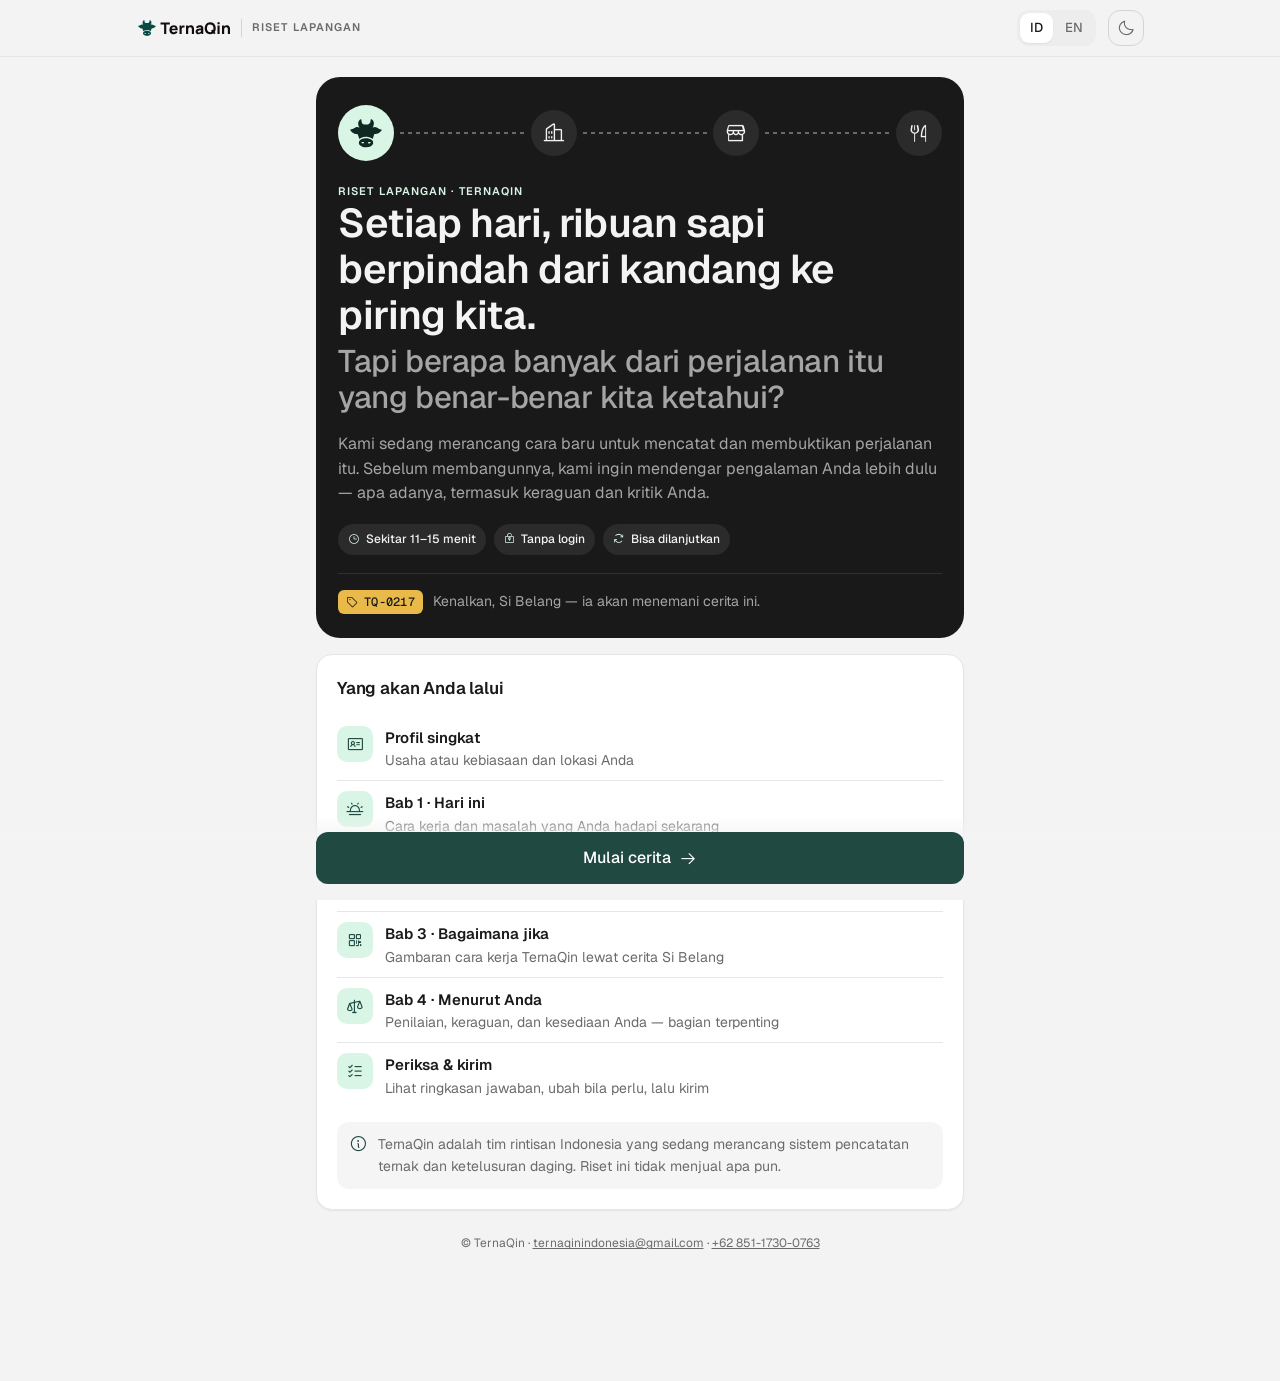
<file: index.html>
<!doctype html>
<html lang="id">
<head>
<meta charset="utf-8">
<meta name="viewport" content="width=device-width, initial-scale=1, viewport-fit=cover">
<title>Perjalanan Seekor Sapi · Riset TernaQin</title>
<meta name="description" content="Riset lapangan TernaQin: ceritakan pengalaman Anda sebagai peternak, RPH, pedagang daging, atau konsumen. Sekitar 10 menit, tanpa login.">
<meta name="theme-color" content="#F3F3F3">
<meta property="og:title" content="Perjalanan Seekor Sapi · Riset TernaQin">
<meta property="og:description" content="Bantu kami memahami perjalanan daging dari kandang ke piring. Sekitar 10 menit, tanpa login.">
<meta property="og:type" content="website">
<meta property="og:url" content="https://riset-ternaqin.vercel.app/">
<meta name="robots" content="noindex">
<link rel="icon" type="image/svg+xml" href="assets/mark.svg">
<script src="js/theme.js"></script>
<link rel="preconnect" href="https://fonts.googleapis.com">
<link rel="preconnect" href="https://fonts.gstatic.com" crossorigin>
<link rel="stylesheet" href="https://fonts.googleapis.com/css2?family=Geist:wght@400;500;600;700&family=Geist+Mono:wght@400;500&display=swap">
<link rel="preload" href="assets/icons/Phosphor.woff2" as="font" type="font/woff2" crossorigin>
<link rel="stylesheet" href="assets/icons/icons.css">
<link rel="stylesheet" href="css/style.css">
</head>
<body>
  <a class="skip" href="#app">Lewati ke isi</a>
  <div id="ivbar" class="interviewer-bar" hidden></div>
  <header class="topbar">
    <div class="topbar-inner">
      <a class="brand" href="./" aria-label="TernaQin — halaman awal">
        <img src="assets/logo.svg" alt="TernaQin" width="95" height="22">
        <span class="brand-tag" id="brandTag">Riset Lapangan</span>
      </a>
      <span class="topbar-spacer"></span>
      <div class="seg" role="group" aria-label="Bahasa / Language">
        <button type="button" data-lang="id" aria-pressed="true">ID</button>
        <button type="button" data-lang="en" aria-pressed="false">EN</button>
      </div>
      <button type="button" class="icon-btn icon-btn-line" data-theme-toggle aria-label="Ganti tema"></button>
    </div>
    <div class="progress" id="progress" aria-live="polite"></div>
  </header>

  <div class="shell">
    <aside class="rail" id="rail" hidden aria-label="Perjalanan Anda"></aside>
    <main id="app" tabindex="-1">
      <noscript><div class="card">Website ini memerlukan JavaScript. Aktifkan JavaScript di browser Anda. · This site requires JavaScript.</div></noscript>
    </main>
  </div>

  <div class="actions" id="actions" hidden><div class="actions-inner" id="actionsInner"></div></div>

  <script src="js/config.js"></script>
  <script src="js/content.js"></script>
  <script src="js/app.js"></script>
</body>
</html>
</file>
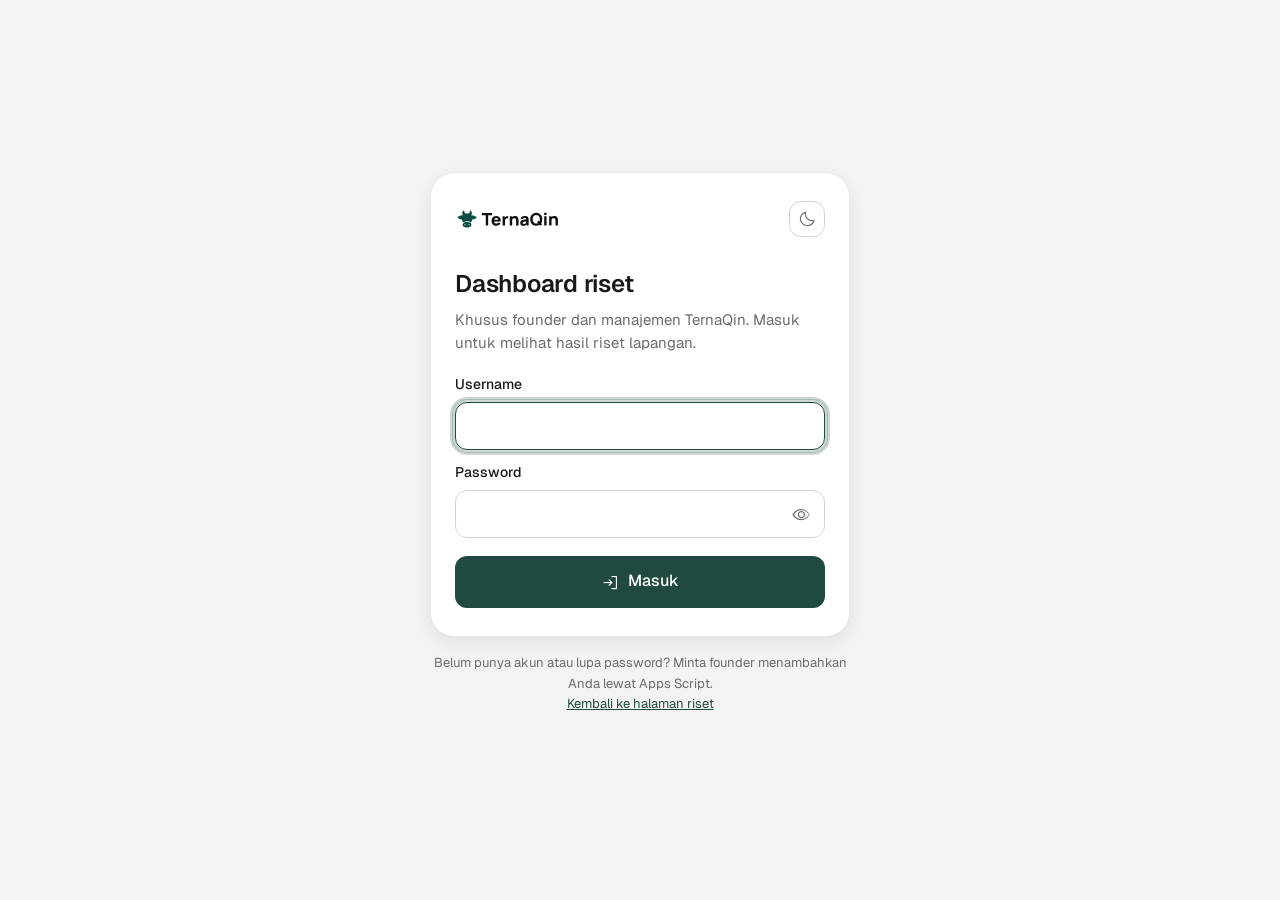
<file: dashboard/index.html>
<!doctype html>
<html lang="id">
<head>
<meta charset="utf-8">
<meta name="viewport" content="width=device-width, initial-scale=1, viewport-fit=cover">
<title>Dashboard Riset · TernaQin</title>
<meta name="robots" content="noindex, nofollow">
<meta name="theme-color" content="#F3F3F3">
<link rel="icon" type="image/svg+xml" href="/assets/mark.svg">
<script src="/js/theme.js"></script>
<link rel="preconnect" href="https://fonts.googleapis.com">
<link rel="preconnect" href="https://fonts.gstatic.com" crossorigin>
<link rel="stylesheet" href="https://fonts.googleapis.com/css2?family=Geist:wght@400;500;600;700&family=Geist+Mono:wght@400;500&display=swap">
<link rel="preload" href="/assets/icons/Phosphor.woff2" as="font" type="font/woff2" crossorigin>
<link rel="stylesheet" href="/assets/icons/icons.css">
<link rel="stylesheet" href="/css/style.css">
<link rel="stylesheet" href="/css/dashboard.css">
</head>
<body class="dash-body">
  <div id="dash"><noscript><div class="card">Dashboard memerlukan JavaScript.</div></noscript></div>
  <div id="tip" class="tip" role="tooltip" hidden></div>
  <script src="/js/config.js"></script>
  <script src="/js/content.js"></script>
  <script src="/js/dashboard.js"></script>
</body>
</html>
</file>
<file: assets/icons/icons.css>
@font-face{font-family:"Phosphor";src:url("Phosphor.woff2") format("woff2");font-weight:normal;font-style:normal;font-display:block}
.ph{font-family:"Phosphor"!important;speak:never;font-style:normal;font-weight:normal;font-variant:normal;text-transform:none;line-height:1;-webkit-font-smoothing:antialiased;-moz-osx-font-smoothing:grayscale;display:inline-block}
.ph.ph-identification-card:before{content:"\e2c8"}
.ph.ph-sun-horizon:before{content:"\e5b6"}
.ph.ph-compass:before{content:"\e1c8"}
.ph.ph-qr-code:before{content:"\e3e6"}
.ph.ph-scales:before{content:"\e750"}
.ph.ph-timer:before{content:"\e492"}
.ph.ph-check:before{content:"\e182"}
.ph.ph-hand:before{content:"\e298"}
.ph.ph-list-checks:before{content:"\eadc"}
.ph.ph-arrow-left:before{content:"\e058"}
.ph.ph-arrow-right:before{content:"\e06c"}
.ph.ph-microphone:before{content:"\e326"}
.ph.ph-buildings:before{content:"\e102"}
.ph.ph-storefront:before{content:"\e470"}
.ph.ph-fork-knife:before{content:"\e262"}
.ph.ph-clock:before{content:"\e19a"}
.ph.ph-lock-key:before{content:"\e2fe"}
.ph.ph-arrows-clockwise:before{content:"\e094"}
.ph.ph-tag:before{content:"\e478"}
.ph.ph-info:before{content:"\e2ce"}
.ph.ph-chart-bar:before{content:"\e150"}
.ph.ph-user-circle-dashed:before{content:"\ec36"}
.ph.ph-map-pin:before{content:"\e316"}
.ph.ph-check-circle:before{content:"\e184"}
.ph.ph-notebook:before{content:"\e34e"}
.ph.ph-trend-up:before{content:"\e4ae"}
.ph.ph-chat-circle-text:before{content:"\e16e"}
.ph.ph-book-open:before{content:"\e0e6"}
.ph.ph-star:before{content:"\e46a"}
.ph.ph-seal-check:before{content:"\e606"}
.ph.ph-calculator:before{content:"\e538"}
.ph.ph-speaker-high:before{content:"\e44a"}
.ph.ph-arrow-bend-up-right:before{content:"\e026"}
.ph.ph-warning-circle:before{content:"\e4e2"}
.ph.ph-caret-down:before{content:"\e136"}
.ph.ph-pencil-simple:before{content:"\e3b4"}
.ph.ph-paper-plane-tilt:before{content:"\e398"}
.ph.ph-flask:before{content:"\e79e"}
.ph.ph-spinner-gap:before{content:"\e66c"}
.ph.ph-wifi-slash:before{content:"\e4f2"}
.ph.ph-user-plus:before{content:"\e4d0"}
.ph.ph-swap:before{content:"\e83c"}
.ph.ph-share-network:before{content:"\e408"}
.ph.ph-heart:before{content:"\e2a8"}
.ph.ph-copy:before{content:"\e1ca"}
.ph.ph-envelope-simple:before{content:"\e218"}
.ph.ph-whatsapp-logo:before{content:"\e5d0"}
.ph.ph-cow:before{content:"\eabe"}
.ph.ph-shopping-bag:before{content:"\e416"}
.ph.ph-barn:before{content:"\ec72"}
.ph.ph-bell-ringing:before{content:"\e5e8"}
.ph.ph-handshake:before{content:"\e582"}
.ph.ph-clipboard-text:before{content:"\e198"}
.ph.ph-sun:before{content:"\e472"}
.ph.ph-moon:before{content:"\e330"}
.ph.ph-warning:before{content:"\e4e0"}
.ph.ph-chart-bar-horizontal:before{content:"\e152"}
.ph.ph-table:before{content:"\e476"}
.ph.ph-checks:before{content:"\e53a"}
.ph.ph-shuffle:before{content:"\e422"}
.ph.ph-sort-descending:before{content:"\e446"}
.ph.ph-quotes:before{content:"\e660"}
.ph.ph-users:before{content:"\e4d6"}
.ph.ph-hourglass:before{content:"\e2b2"}
.ph.ph-target:before{content:"\e47c"}
.ph.ph-shield-check:before{content:"\e40c"}
.ph.ph-lightbulb:before{content:"\e2dc"}
.ph.ph-magnifying-glass:before{content:"\e30c"}
.ph.ph-address-book:before{content:"\e6f8"}
.ph.ph-squares-four:before{content:"\e464"}
.ph.ph-users-three:before{content:"\e68e"}
.ph.ph-key:before{content:"\e2d6"}
.ph.ph-sign-out:before{content:"\e42a"}
.ph.ph-x:before{content:"\e4f6"}
.ph.ph-funnel:before{content:"\e266"}
.ph.ph-download-simple:before{content:"\e20c"}
.ph.ph-list:before{content:"\e2f0"}
.ph.ph-prohibit:before{content:"\e3de"}
.ph.ph-clock-countdown:before{content:"\ed2c"}
.ph.ph-calendar-plus:before{content:"\e714"}
.ph.ph-play:before{content:"\e3d0"}
.ph.ph-pause:before{content:"\e39e"}
.ph.ph-trash:before{content:"\e4a6"}
.ph.ph-minus:before{content:"\e32a"}
.ph.ph-plugs:before{content:"\eb56"}
.ph.ph-eye:before{content:"\e220"}
.ph.ph-sign-in:before{content:"\e428"}
.ph.ph-user-gear:before{content:"\e4cc"}
.ph.ph-eye-slash:before{content:"\e224"}
@font-face{font-family:"Phosphor-Fill";src:url("Phosphor-Fill.woff2") format("woff2");font-weight:normal;font-style:normal;font-display:block}
.ph-fill{font-family:"Phosphor-Fill"!important;speak:never;font-style:normal;font-weight:normal;font-variant:normal;text-transform:none;line-height:1;-webkit-font-smoothing:antialiased;-moz-osx-font-smoothing:grayscale;display:inline-block}
.ph-fill.ph-identification-card:before{content:"\e2c8"}
.ph-fill.ph-sun-horizon:before{content:"\e5b6"}
.ph-fill.ph-compass:before{content:"\e1c8"}
.ph-fill.ph-qr-code:before{content:"\e3e6"}
.ph-fill.ph-scales:before{content:"\e750"}
.ph-fill.ph-timer:before{content:"\e492"}
.ph-fill.ph-check:before{content:"\e182"}
.ph-fill.ph-hand:before{content:"\e298"}
.ph-fill.ph-list-checks:before{content:"\eadc"}
.ph-fill.ph-arrow-left:before{content:"\e058"}
.ph-fill.ph-arrow-right:before{content:"\e06c"}
.ph-fill.ph-microphone:before{content:"\e326"}
.ph-fill.ph-buildings:before{content:"\e102"}
.ph-fill.ph-storefront:before{content:"\e470"}
.ph-fill.ph-fork-knife:before{content:"\e262"}
.ph-fill.ph-clock:before{content:"\e19a"}
.ph-fill.ph-lock-key:before{content:"\e2fe"}
.ph-fill.ph-arrows-clockwise:before{content:"\e094"}
.ph-fill.ph-tag:before{content:"\e478"}
.ph-fill.ph-info:before{content:"\e2ce"}
.ph-fill.ph-chart-bar:before{content:"\e150"}
.ph-fill.ph-user-circle-dashed:before{content:"\ec36"}
.ph-fill.ph-map-pin:before{content:"\e316"}
.ph-fill.ph-check-circle:before{content:"\e184"}
.ph-fill.ph-notebook:before{content:"\e34e"}
.ph-fill.ph-trend-up:before{content:"\e4ae"}
.ph-fill.ph-chat-circle-text:before{content:"\e16e"}
.ph-fill.ph-book-open:before{content:"\e0e6"}
.ph-fill.ph-star:before{content:"\e46a"}
.ph-fill.ph-seal-check:before{content:"\e606"}
.ph-fill.ph-calculator:before{content:"\e538"}
.ph-fill.ph-speaker-high:before{content:"\e44a"}
.ph-fill.ph-arrow-bend-up-right:before{content:"\e026"}
.ph-fill.ph-warning-circle:before{content:"\e4e2"}
.ph-fill.ph-caret-down:before{content:"\e136"}
.ph-fill.ph-pencil-simple:before{content:"\e3b4"}
.ph-fill.ph-paper-plane-tilt:before{content:"\e398"}
.ph-fill.ph-flask:before{content:"\e79e"}
.ph-fill.ph-spinner-gap:before{content:"\e66c"}
.ph-fill.ph-wifi-slash:before{content:"\e4f2"}
.ph-fill.ph-user-plus:before{content:"\e4d0"}
.ph-fill.ph-swap:before{content:"\e83c"}
.ph-fill.ph-share-network:before{content:"\e408"}
.ph-fill.ph-heart:before{content:"\e2a8"}
.ph-fill.ph-copy:before{content:"\e1ca"}
.ph-fill.ph-envelope-simple:before{content:"\e218"}
.ph-fill.ph-whatsapp-logo:before{content:"\e5d0"}
.ph-fill.ph-cow:before{content:"\eabe"}
.ph-fill.ph-shopping-bag:before{content:"\e416"}
.ph-fill.ph-barn:before{content:"\ec72"}
.ph-fill.ph-bell-ringing:before{content:"\e5e8"}
.ph-fill.ph-handshake:before{content:"\e582"}
.ph-fill.ph-clipboard-text:before{content:"\e198"}
.ph-fill.ph-sun:before{content:"\e472"}
.ph-fill.ph-moon:before{content:"\e330"}
.ph-fill.ph-warning:before{content:"\e4e0"}
.ph-fill.ph-chart-bar-horizontal:before{content:"\e152"}
.ph-fill.ph-table:before{content:"\e476"}
.ph-fill.ph-checks:before{content:"\e53a"}
.ph-fill.ph-shuffle:before{content:"\e422"}
.ph-fill.ph-sort-descending:before{content:"\e446"}
.ph-fill.ph-quotes:before{content:"\e660"}
.ph-fill.ph-users:before{content:"\e4d6"}
.ph-fill.ph-hourglass:before{content:"\e2b2"}
.ph-fill.ph-target:before{content:"\e47c"}
.ph-fill.ph-shield-check:before{content:"\e40c"}
.ph-fill.ph-lightbulb:before{content:"\e2dc"}
.ph-fill.ph-magnifying-glass:before{content:"\e30c"}
.ph-fill.ph-address-book:before{content:"\e6f8"}
.ph-fill.ph-squares-four:before{content:"\e464"}
.ph-fill.ph-users-three:before{content:"\e68e"}
.ph-fill.ph-key:before{content:"\e2d6"}
.ph-fill.ph-sign-out:before{content:"\e42a"}
.ph-fill.ph-x:before{content:"\e4f6"}
.ph-fill.ph-funnel:before{content:"\e266"}
.ph-fill.ph-download-simple:before{content:"\e20c"}
.ph-fill.ph-list:before{content:"\e2f0"}
.ph-fill.ph-prohibit:before{content:"\e3de"}
.ph-fill.ph-clock-countdown:before{content:"\ed2c"}
.ph-fill.ph-calendar-plus:before{content:"\e714"}
.ph-fill.ph-play:before{content:"\e3d0"}
.ph-fill.ph-pause:before{content:"\e39e"}
.ph-fill.ph-trash:before{content:"\e4a6"}
.ph-fill.ph-minus:before{content:"\e32a"}
.ph-fill.ph-plugs:before{content:"\eb56"}
.ph-fill.ph-eye:before{content:"\e220"}
.ph-fill.ph-sign-in:before{content:"\e428"}
.ph-fill.ph-user-gear:before{content:"\e4cc"}
.ph-fill.ph-eye-slash:before{content:"\e224"}
</file>
<file: css/style.css>
/* TernaQin Design System — tokens (designsystem-ternaqin.vercel.app) */
:root {
  --bg: #F3F3F3; --surface: #FFFFFF; --surface-2: #F4F5F4; --seg: #ECEDEC;
  --ink: #191919; --muted: #6B6B6B; --line: #E6E6E6; --line-strong: #D4D4D4;
  --primary: #1F4941; --primary-hover: #183A34; --primary-soft: #D9F5E5; --on-primary: #FFFFFF;
  --ring: rgba(31, 73, 65, .22);
  --success: #1E8E5A; --warning: #B7791F; --danger: #D93636; --info: #2D6CDF;
  --warning-soft: #FBF1E0; --danger-soft: #FCE8E8;
  --hero: #191919; --hero-ink: #F3F3F3; --hero-muted: #A5A5A5; --hero-accent: #D9F5E5;
  --logo-filter: none;
  --r-sm: 6px; --r-md: 8px; --r-lg: 12px; --r-xl: 16px; --r-2xl: 24px;
  --sh-sm: 0 1px 2px rgba(16, 24, 20, .06);
  --sh-md: 0 6px 16px rgba(16, 24, 20, .08);
  --sh-lg: 0 16px 40px rgba(16, 24, 20, .12);
  --font: 'SF Pro Display', -apple-system, BlinkMacSystemFont, 'Geist', system-ui, sans-serif;
  --mono: 'Geist Mono', ui-monospace, SFMono-Regular, Menlo, monospace;
  color-scheme: light;
}
@media (prefers-color-scheme: dark) {
  :root:not([data-theme="light"]) {
    --bg: #111413; --surface: #1A1E1D; --surface-2: #232826; --seg: #272C2A;
    --ink: #F3F3F3; --muted: #A3A9A7; --line: #2B3230; --line-strong: #3A423F;
    --primary: #5DB39B; --primary-hover: #74C2AC; --primary-soft: #1C3530; --on-primary: #0C1D19;
    --ring: rgba(93, 179, 155, .28);
    --success: #4CC38A; --warning: #E3A73A; --danger: #FF6B6B; --info: #7AA2FF;
    --warning-soft: #2E2615; --danger-soft: #331A1A;
    --hero: #0B0E0D; --hero-ink: #F3F3F3; --hero-muted: #A3A9A7; --hero-accent: #5DB39B;
    --logo-filter: brightness(0) invert(1);
    --sh-sm: 0 1px 2px rgba(0,0,0,.4); --sh-md: 0 6px 16px rgba(0,0,0,.4); --sh-lg: 0 16px 40px rgba(0,0,0,.5);
    color-scheme: dark;
  }
}
:root[data-theme="dark"] {
  --bg: #111413; --surface: #1A1E1D; --surface-2: #232826; --seg: #272C2A;
  --ink: #F3F3F3; --muted: #A3A9A7; --line: #2B3230; --line-strong: #3A423F;
  --primary: #5DB39B; --primary-hover: #74C2AC; --primary-soft: #1C3530; --on-primary: #0C1D19;
  --ring: rgba(93, 179, 155, .28);
  --success: #4CC38A; --warning: #E3A73A; --danger: #FF6B6B; --info: #7AA2FF;
  --warning-soft: #2E2615; --danger-soft: #331A1A;
  --hero: #0B0E0D; --hero-ink: #F3F3F3; --hero-muted: #A3A9A7; --hero-accent: #5DB39B;
  --logo-filter: brightness(0) invert(1);
  color-scheme: dark;
}

* { box-sizing: border-box; }
html { -webkit-text-size-adjust: 100%; }
body {
  margin: 0; background: var(--bg); color: var(--ink); font-family: var(--font);
  font-size: 16px; line-height: 1.55; -webkit-font-smoothing: antialiased;
  min-height: 100vh; min-height: 100dvh;
}
button, input, select, textarea { font: inherit; color: inherit; }
img { max-width: 100%; display: block; }
.sr-only { position: absolute; width: 1px; height: 1px; overflow: hidden; clip: rect(0 0 0 0); white-space: nowrap; }
:focus { outline: none; }
:focus-visible { outline: 3px solid var(--ring); outline-offset: 2px; }

/* ---------- Header ---------- */
.topbar {
  position: sticky; top: 0; z-index: 20; background: color-mix(in srgb, var(--bg) 88%, transparent);
  backdrop-filter: saturate(1.4) blur(10px); -webkit-backdrop-filter: saturate(1.4) blur(10px);
  border-bottom: 1px solid var(--line);
}
.topbar-inner { max-width: 680px; margin: 0 auto; padding: 10px 16px; display: flex; align-items: center; gap: 12px; }
.brand { display: flex; align-items: center; gap: 10px; min-width: 0; text-decoration: none; color: inherit; }
.brand img { height: 22px; width: auto; filter: var(--logo-filter); }
.brand-tag { font-size: 11px; font-weight: 600; letter-spacing: .1em; text-transform: uppercase; color: var(--muted); white-space: nowrap; padding-left: 10px; border-left: 1px solid var(--line-strong); }
.topbar-spacer { flex: 1; }
.seg { display: inline-flex; background: var(--seg); border-radius: var(--r-lg); padding: 3px; gap: 2px; }
.seg button { border: 0; background: transparent; height: 30px; padding: 0 10px; border-radius: 9px; font-size: 13px; font-weight: 500; color: var(--muted); cursor: pointer; }
.seg button[aria-pressed="true"] { background: var(--surface); color: var(--ink); box-shadow: var(--sh-sm); }
.icon-btn { border: 0; background: transparent; width: 36px; height: 36px; border-radius: var(--r-lg); display: inline-grid; place-items: center; color: var(--muted); cursor: pointer; font-size: 18px; }
.icon-btn:hover { background: var(--seg); color: var(--ink); }

.progress { max-width: 680px; margin: 0 auto; padding: 0 16px 10px; display: none; }
.progress.show { display: block; }
.progress-meta { display: flex; justify-content: space-between; font-size: 12px; font-weight: 500; color: var(--muted); margin-bottom: 6px; letter-spacing: .02em; }
.progress-meta b { color: var(--ink); font-weight: 600; }
.progress-steps { display: grid; grid-template-columns: repeat(5, 1fr); gap: 4px; }
.progress-steps span { height: 4px; border-radius: 4px; background: var(--line); overflow: hidden; position: relative; }
.progress-steps span i { position: absolute; inset: 0; width: 0; background: var(--primary); border-radius: 4px; transition: width .3s ease; }

.interviewer-bar { background: var(--warning-soft); color: var(--warning); font-size: 13px; font-weight: 500; text-align: center; padding: 6px 16px; }

/* ---------- Layout ---------- */
main { max-width: 680px; margin: 0 auto; padding: 20px 16px 120px; }
.screen { animation: enter .28s ease both; }
@keyframes enter { from { opacity: 0; transform: translateY(8px); } to { opacity: 1; transform: none; } }
@media (prefers-reduced-motion: reduce) { .screen, .progress-steps span i { animation: none; transition: none; } }

.overline { font-size: 11px; font-weight: 600; letter-spacing: .1em; text-transform: uppercase; color: var(--primary); margin: 0 0 8px; }
h1, h2, h3 { margin: 0; letter-spacing: -.01em; }
.h-display { font-size: clamp(28px, 7vw, 40px); line-height: 1.15; font-weight: 600; }
.h-title { font-size: clamp(22px, 5.4vw, 28px); line-height: 1.25; font-weight: 600; }
.h-q { font-size: clamp(19px, 4.6vw, 22px); line-height: 1.35; font-weight: 600; }
.lead { font-size: 17px; color: var(--muted); margin: 12px 0 0; }
.small { font-size: 13px; color: var(--muted); }
.mono { font-family: var(--mono); font-feature-settings: 'tnum'; }

.card { background: var(--surface); border: 1px solid var(--line); border-radius: var(--r-xl); padding: 20px; box-shadow: var(--sh-sm); }
.card + .card { margin-top: 12px; }
.stack > * + * { margin-top: 12px; }

/* ---------- Hero ---------- */
.hero { background: var(--hero); color: var(--hero-ink); border-radius: var(--r-2xl); padding: 28px 22px 24px; position: relative; overflow: hidden; }
.hero .overline { color: var(--hero-accent); }
.hero .h-display { color: var(--hero-ink); }
.hero .h-display em { font-style: normal; color: var(--hero-muted); display: block; margin-top: 6px; font-size: .78em; font-weight: 500; }
.hero p { color: var(--hero-muted); margin: 16px 0 0; }
.hero-art { margin: 6px -6px 18px; }
.hero-art svg { width: 100%; height: auto; display: block; }
.hero-meta { display: flex; flex-wrap: wrap; gap: 8px; margin-top: 18px; }
.chip-dark { display: inline-flex; align-items: center; gap: 6px; font-size: 12px; font-weight: 500; padding: 6px 10px; border-radius: 999px; background: rgba(255,255,255,.08); color: var(--hero-ink); }
.chip-dark i { color: var(--hero-accent); }

.eartag { display: inline-flex; align-items: center; gap: 6px; font-family: var(--mono); font-size: 12px; font-weight: 500; background: #E9B949; color: #191919; padding: 3px 8px; border-radius: var(--r-sm); letter-spacing: .02em; }

/* ---------- Buttons ---------- */
.btn { display: inline-flex; align-items: center; justify-content: center; gap: 8px; height: 52px; padding: 0 22px; border-radius: var(--r-lg); border: 1px solid transparent; font-size: 16px; font-weight: 500; cursor: pointer; text-decoration: none; transition: background .15s, transform .05s; -webkit-tap-highlight-color: transparent; }
.btn:active { transform: translateY(1px); }
.btn i { font-size: 18px; }
.btn-primary { background: var(--primary); color: var(--on-primary); }
.btn-primary:hover { background: var(--primary-hover); }
.btn-primary[disabled] { opacity: .45; cursor: not-allowed; }
.btn-secondary { background: var(--surface); color: var(--ink); border-color: var(--line-strong); }
.btn-secondary:hover { background: var(--surface-2); }
.btn-ghost { background: transparent; color: var(--muted); }
.btn-ghost:hover { background: var(--seg); color: var(--ink); }
.btn-hero { background: var(--hero-accent); color: #102824; }
.btn-block { width: 100%; }
.btn-sm { height: 36px; padding: 0 12px; font-size: 14px; }

.actions { position: fixed; left: 0; right: 0; bottom: 0; z-index: 15; background: linear-gradient(to top, var(--bg) 70%, transparent); padding: 16px 16px calc(16px + env(safe-area-inset-bottom)); }
.actions-inner { max-width: 680px; margin: 0 auto; display: flex; gap: 10px; }
.actions-inner .btn-primary { flex: 1; }
.actions-inner .btn-secondary { width: 52px; padding: 0; flex: none; }

/* ---------- Question ---------- */
.q-head { margin-bottom: 18px; }
.q-code { font-family: var(--mono); font-size: 11px; color: var(--muted); margin-bottom: 6px; display: flex; gap: 8px; align-items: center; }
.badge { display: inline-flex; align-items: center; gap: 4px; font-family: var(--font); font-size: 11px; font-weight: 600; letter-spacing: .06em; text-transform: uppercase; padding: 2px 7px; border-radius: var(--r-sm); background: var(--seg); color: var(--muted); }
.badge-primary { background: var(--primary-soft); color: var(--primary); }
.q-help { font-size: 14px; color: var(--muted); margin-top: 8px; }
.q-error { color: var(--danger); font-size: 14px; font-weight: 500; margin-top: 12px; display: flex; gap: 6px; align-items: center; }
.q-error:empty { display: none; }

.options { display: grid; gap: 8px; }
.opt { position: relative; display: flex; align-items: center; gap: 12px; min-height: 56px; padding: 12px 14px; background: var(--surface); border: 1px solid var(--line); border-radius: var(--r-lg); cursor: pointer; transition: border-color .12s, background .12s; -webkit-tap-highlight-color: transparent; }
.opt:hover { border-color: var(--line-strong); }
.opt input { position: absolute; opacity: 0; pointer-events: none; }
.opt .mark { flex: none; width: 22px; height: 22px; border: 2px solid var(--line-strong); display: grid; place-items: center; transition: all .12s; background: var(--surface); }
.opt.radio .mark { border-radius: 50%; }
.opt.check .mark { border-radius: 6px; }
.opt .mark::after { content: ''; opacity: 0; transition: opacity .12s; }
.opt.radio .mark::after { width: 10px; height: 10px; border-radius: 50%; background: var(--on-primary); }
.opt.check .mark::after { width: 6px; height: 11px; border: solid var(--on-primary); border-width: 0 2.5px 2.5px 0; transform: rotate(45deg) translate(-1px, -1px); }
.opt.on { border-color: var(--primary); background: var(--primary-soft); }
.opt.on .mark { border-color: var(--primary); background: var(--primary); }
.opt.on .mark::after { opacity: 1; }
.opt.disabled { opacity: .5; cursor: not-allowed; }
.opt input:focus-visible + .mark { outline: 3px solid var(--ring); outline-offset: 2px; }
.opt-label { flex: 1; font-size: 16px; line-height: 1.4; }
.opt-sep { height: 1px; background: var(--line); margin: 4px 2px; }

.role-grid { display: grid; gap: 10px; }
.role { display: flex; gap: 14px; align-items: flex-start; padding: 16px; background: var(--surface); border: 1px solid var(--line); border-radius: var(--r-xl); cursor: pointer; text-align: left; width: 100%; transition: border-color .12s, background .12s; }
.role:hover { border-color: var(--line-strong); }
.role.on { border-color: var(--primary); background: var(--primary-soft); }
.role-icon { flex: none; width: 44px; height: 44px; border-radius: var(--r-lg); background: var(--surface-2); display: grid; place-items: center; font-size: 24px; color: var(--primary); }
.role.on .role-icon { background: var(--primary); color: var(--on-primary); }
.role-text { flex: 1; min-width: 0; }
.role b { display: block; font-size: 16px; font-weight: 600; }
.role-text > span { display: block; font-size: 14px; color: var(--muted); margin-top: 2px; }
.role-text > .mins { font-family: var(--mono); font-size: 12px; margin-top: 6px; }

/* scale */
.scale { display: grid; grid-template-columns: repeat(5, 1fr); gap: 6px; }
.scale button { height: 56px; border-radius: var(--r-lg); border: 1px solid var(--line); background: var(--surface); font-size: 18px; font-weight: 600; cursor: pointer; font-family: var(--mono); }
.scale button:hover { border-color: var(--line-strong); }
.scale button[aria-pressed="true"] { background: var(--primary); border-color: var(--primary); color: var(--on-primary); }
.scale-anchors { display: flex; justify-content: space-between; gap: 12px; font-size: 13px; color: var(--muted); margin-top: 8px; }
.scale-anchors span:last-child { text-align: right; }

/* matrix */
.mx-row { background: var(--surface); border: 1px solid var(--line); border-radius: var(--r-lg); padding: 14px; }
.mx-row + .mx-row { margin-top: 8px; }
.mx-row.done { border-color: color-mix(in srgb, var(--primary) 40%, var(--line)); }
.mx-label { font-size: 15px; font-weight: 500; margin-bottom: 10px; display: flex; gap: 8px; }
.mx-label .n { font-family: var(--mono); color: var(--muted); font-size: 13px; padding-top: 1px; }
.mx-row .scale button { height: 40px; font-size: 15px; }
.mx-legend { display: flex; justify-content: space-between; font-size: 12px; color: var(--muted); margin: 0 2px 10px; }

/* inputs */
.field label { display: block; font-size: 14px; font-weight: 500; margin-bottom: 6px; }
.input, .select, .textarea { width: 100%; height: 48px; border: 1px solid var(--line-strong); background: var(--surface); border-radius: var(--r-lg); padding: 0 14px; font-size: 16px; }
.textarea { height: auto; min-height: 132px; padding: 12px 14px; resize: vertical; line-height: 1.5; }
.select { appearance: none; -webkit-appearance: none; background-image: url("data:image/svg+xml,%3Csvg xmlns='http://www.w3.org/2000/svg' width='16' height='16' viewBox='0 0 256 256'%3E%3Cpath fill='%236B6B6B' d='M213.66 101.66l-80 80a8 8 0 0 1-11.32 0l-80-80a8 8 0 0 1 11.32-11.32L128 164.69l74.34-74.35a8 8 0 0 1 11.32 11.32Z'/%3E%3C/svg%3E"); background-repeat: no-repeat; background-position: right 14px center; padding-right: 40px; }
.input:focus, .select:focus, .textarea:focus { border-color: var(--primary); box-shadow: 0 0 0 3px var(--ring); }
.helper { font-size: 13px; color: var(--muted); margin-top: 6px; }
.counter { font-family: var(--mono); font-size: 12px; color: var(--muted); text-align: right; margin-top: 4px; }

/* chapter intro */
.chapter-art { background: var(--surface); border: 1px solid var(--line); border-radius: var(--r-2xl); padding: 8px; margin-bottom: 20px; overflow: hidden; }
.chapter-art svg { width: 100%; height: auto; display: block; border-radius: 18px; }
.chapter-num { font-family: var(--mono); font-size: 13px; color: var(--muted); }
.story { font-size: 18px; line-height: 1.65; margin: 14px 0 0; }

/* journey */
.journey { position: relative; margin-top: 8px; }
.stop { position: relative; padding-left: 44px; }
.stop + .stop { margin-top: 14px; }
.stop::before { content: ''; position: absolute; left: 17px; top: 40px; bottom: -14px; width: 2px; background: var(--line); }
.stop:last-child::before { display: none; }
.stop-dot { position: absolute; left: 0; top: 4px; width: 36px; height: 36px; border-radius: 50%; display: grid; place-items: center; background: var(--surface); border: 2px solid var(--line-strong); color: var(--muted); font-size: 18px; }
.stop.mine .stop-dot { background: var(--primary); border-color: var(--primary); color: var(--on-primary); }
.stop-card { background: var(--surface); border: 1px solid var(--line); border-radius: var(--r-xl); padding: 16px; }
.stop.mine .stop-card { border-color: var(--primary); box-shadow: 0 0 0 3px var(--ring); }
.stop-card h3 { font-size: 17px; font-weight: 600; display: flex; align-items: center; gap: 8px; flex-wrap: wrap; }
.stop-card p { margin: 8px 0 0; color: var(--muted); font-size: 15px; }
.stop.mine .stop-card p { color: var(--ink); }

.phone { width: 230px; margin: 16px auto 0; background: #191919; border-radius: 30px; padding: 10px; box-shadow: var(--sh-lg); }
.phone-screen { background: #F3F3F3; color: #191919; border-radius: 22px; overflow: hidden; font-size: 11px; }
.phone-top { background: #1F4941; color: #fff; padding: 14px 12px 12px; }
.phone-top .ok { display: inline-flex; gap: 4px; align-items: center; background: #D9F5E5; color: #1F4941; border-radius: 999px; padding: 2px 8px; font-weight: 600; font-size: 10px; }
.phone-top b { display: block; font-size: 14px; margin-top: 8px; }
.phone-top span { opacity: .8; font-family: var(--mono); font-size: 10px; }
.phone-rows { padding: 8px 10px 12px; }
.phone-row { display: flex; justify-content: space-between; gap: 8px; padding: 7px 0; border-bottom: 1px solid #E6E6E6; }
.phone-row:last-child { border: 0; }
.phone-row span { color: #6B6B6B; }
.phone-row b { font-weight: 600; text-align: right; }
.phone-cta { margin: 0 10px 12px; display: grid; grid-template-columns: 1fr 1fr; gap: 6px; }
.phone-cta div { text-align: center; padding: 7px 0; border-radius: 8px; background: #fff; border: 1px solid #E6E6E6; font-weight: 600; }
.phone-cta div:last-child { color: #D93636; }

.note { display: flex; gap: 12px; background: var(--warning-soft); color: var(--ink); border-radius: var(--r-lg); padding: 14px; font-size: 14px; margin-top: 16px; }
.note i { color: var(--warning); font-size: 20px; flex: none; }
.note-info { background: var(--primary-soft); }
.note-info i { color: var(--primary); }

/* interviewer */
.iv-box { margin-top: 20px; border: 1px dashed var(--warning); border-radius: var(--r-lg); padding: 12px; background: var(--warning-soft); }
.iv-box label { font-size: 13px; font-weight: 600; color: var(--warning); display: flex; gap: 6px; align-items: center; margin-bottom: 8px; }
.iv-box .textarea { min-height: 84px; }

/* consent */
.consent-list { list-style: none; padding: 0; margin: 16px 0 0; }
.consent-list li { display: flex; gap: 12px; padding: 12px 0; border-bottom: 1px solid var(--line); font-size: 15px; }
.consent-list li:last-child { border: 0; }
.consent-list i { color: var(--primary); font-size: 20px; flex: none; margin-top: 1px; }

/* outro */
.done-icon { width: 64px; height: 64px; border-radius: 50%; background: var(--primary-soft); color: var(--primary); display: grid; place-items: center; font-size: 32px; margin-bottom: 16px; }
.rid { display: flex; align-items: center; justify-content: space-between; gap: 8px; background: var(--surface-2); border-radius: var(--r-lg); padding: 12px 14px; margin-top: 12px; }
.rid b { font-family: var(--mono); font-size: 16px; letter-spacing: .04em; }
.contact-list a { display: flex; align-items: center; gap: 10px; color: var(--ink); text-decoration: none; padding: 10px 0; border-bottom: 1px solid var(--line); font-size: 15px; }
.contact-list a:last-child { border: 0; }
.contact-list i { color: var(--primary); font-size: 20px; }
.status-line { display: flex; gap: 8px; align-items: flex-start; font-size: 14px; padding: 12px 14px; border-radius: var(--r-lg); margin-top: 12px; }
.status-ok { background: var(--primary-soft); color: var(--primary); }
.status-warn { background: var(--warning-soft); color: var(--warning); }
.status-line i { font-size: 18px; flex: none; margin-top: 1px; }

.modal-bg { position: fixed; inset: 0; background: rgba(0,0,0,.45); z-index: 50; display: grid; place-items: end center; padding: 16px; animation: fade .2s ease both; }
@keyframes fade { from { opacity: 0; } }
.modal { background: var(--surface); border-radius: var(--r-2xl); padding: 24px; width: 100%; max-width: 480px; box-shadow: var(--sh-lg); margin-bottom: env(safe-area-inset-bottom); }
@media (min-width: 640px) { .modal-bg { place-items: center; } }
.modal .btns { display: grid; gap: 8px; margin-top: 20px; }

.toast { position: fixed; left: 50%; bottom: 96px; transform: translateX(-50%); background: var(--ink); color: var(--bg); padding: 10px 16px; border-radius: var(--r-lg); font-size: 14px; z-index: 60; animation: enter .2s ease both; }

.footer { text-align: center; font-size: 12px; color: var(--muted); padding: 24px 16px 8px; }
.footer a { color: inherit; }
.hp { position: absolute; left: -9999px; width: 1px; height: 1px; overflow: hidden; }

/* hero journey */
.hero-journey { display: flex; align-items: center; margin: 0 0 22px; }
.jn { flex: none; width: 46px; height: 46px; border-radius: 50%; display: grid; place-items: center; background: rgba(255,255,255,.08); color: var(--hero-ink); font-size: 22px; }
.jn svg { width: 28px; height: 28px; }
.jn-cow { background: var(--hero-accent); color: #102824; width: 56px; height: 56px; }
.jn-cow svg { width: 34px; height: 34px; }
.jl { flex: 1; height: 2px; margin: 0 6px; background-image: linear-gradient(to right, rgba(255,255,255,.35) 50%, transparent 50%); background-size: 8px 2px; }
.hero-hero { display: flex; align-items: center; gap: 10px; margin-top: 18px; padding-top: 16px; border-top: 1px solid rgba(255,255,255,.1); font-size: 14px; color: var(--hero-muted); }
.hero-hero .eartag { flex: none; }

/* chapter art */
.art { position: relative; height: 180px; border-radius: var(--r-2xl); background: var(--primary-soft); overflow: hidden; margin-bottom: 22px; color: var(--primary); }
.art::after { content: ''; position: absolute; inset: auto -20% -60% -20%; height: 120%; border-radius: 50%; background: color-mix(in srgb, var(--primary) 10%, transparent); }
.art-cow { position: absolute; left: 24px; bottom: 18px; width: 128px; height: 118px; z-index: 1; }
.art-cow svg { width: 100%; height: 100%; }
.art-tag { position: absolute; left: 116px; top: 34px; z-index: 2; transform: rotate(-6deg); box-shadow: var(--sh-md); }
.art-ic { position: absolute; z-index: 1; width: 56px; height: 56px; border-radius: 18px; background: var(--surface); display: grid; place-items: center; font-size: 28px; box-shadow: var(--sh-md); color: var(--primary); }
.art-ic0 { right: 28px; top: 26px; }
.art-ic1 { right: 92px; bottom: 26px; width: 46px; height: 46px; font-size: 22px; border-radius: 14px; }
[tabindex="-1"]:focus, [tabindex="-1"]:focus-visible { outline: none; }

/* ===== v1.1 — kejelasan & informasi ===== */
.skip { position: absolute; left: 8px; top: -60px; z-index: 100; background: var(--primary); color: var(--on-primary); padding: 10px 14px; border-radius: var(--r-lg); text-decoration: none; font-weight: 500; }
.skip:focus { top: 8px; }
.icon-btn-line { border: 1px solid var(--line-strong); width: 36px; height: 36px; }
.interviewer-bar i { vertical-align: -2px; }
.topbar-inner { max-width: 1040px; }

.progress-meta { align-items: baseline; gap: 12px; }
.progress-meta b { min-width: 0; overflow: hidden; text-overflow: ellipsis; white-space: nowrap; }
.pm-sep { color: var(--muted); font-weight: 400; }
.pm-q { color: var(--muted); font-weight: 500; }
.pm-left { flex: none; display: inline-flex; gap: 4px; align-items: center; font-family: var(--mono); font-size: 12px; }
@media (max-width: 420px) { .pm-sep, .pm-q { display: none; } }

.h-sub { font-size: 17px; font-weight: 600; }
.flow-card { margin-top: 16px; }
.flow { list-style: none; margin: 14px 0 0; padding: 0; counter-reset: f; }
.flow li { display: flex; gap: 12px; align-items: flex-start; padding: 10px 0; position: relative; }
.flow li + li { border-top: 1px solid var(--line); }
.flow-ic { flex: none; width: 36px; height: 36px; border-radius: 10px; background: var(--primary-soft); color: var(--primary); display: grid; place-items: center; font-size: 18px; }
.flow b { display: block; font-size: 15px; font-weight: 600; }
.flow small { display: block; font-size: 14px; color: var(--muted); margin-top: 1px; line-height: 1.45; }
.about { display: flex; gap: 10px; margin: 14px 0 0; padding: 12px; border-radius: var(--r-lg); background: var(--surface-2); font-size: 14px; color: var(--muted); }
.about i { color: var(--primary); font-size: 18px; flex: none; margin-top: 1px; }

.chips { display: flex; flex-wrap: wrap; gap: 6px; margin-top: 12px; }
.chip { display: inline-flex; align-items: center; gap: 6px; font-size: 13px; font-weight: 500; padding: 5px 10px; border-radius: 999px; background: var(--surface); border: 1px solid var(--line); color: var(--ink); }
.chip i { color: var(--primary); font-size: 15px; }
.chip-accent { background: var(--primary-soft); border-color: transparent; color: var(--primary); }
.chip-sm { font-size: 12px; padding: 3px 9px; font-family: var(--font); }

.role { position: relative; }
.role-check { position: absolute; right: 14px; top: 14px; font-size: 22px; color: var(--primary); opacity: 0; transition: opacity .12s; }
.role.on .role-check { opacity: 1; }
.role-text { padding-right: 24px; }
.role-text > .mins { display: inline-flex; gap: 4px; align-items: center; }

.pick-count { margin: 6px 0 0; font-size: 13px; font-weight: 600; color: var(--primary); min-height: 1em; }
.pick-count:empty { display: none; }
.pick-count.full { color: var(--warning); }
.mx-ok { margin-left: auto; color: var(--primary); font-size: 18px; opacity: 0; transition: opacity .12s; flex: none; }
.mx-row.done .mx-ok { opacity: 1; }

/* periksa jawaban */
.rv-wrap { margin-top: 18px; display: grid; gap: 10px; }
.rv { background: var(--surface); border: 1px solid var(--line); border-radius: var(--r-xl); overflow: hidden; }
.rv summary { list-style: none; display: flex; align-items: center; gap: 12px; padding: 14px 16px; cursor: pointer; }
.rv summary::-webkit-details-marker { display: none; }
.rv-ic { flex: none; width: 36px; height: 36px; border-radius: 10px; background: var(--primary-soft); color: var(--primary); display: grid; place-items: center; font-size: 18px; }
.rv-t { flex: 1; min-width: 0; }
.rv-t b { display: block; font-size: 15px; }
.rv-t small { color: var(--muted); font-size: 13px; }
.rv-caret { color: var(--muted); transition: transform .15s; }
.rv[open] .rv-caret { transform: rotate(180deg); }
.rv ul { list-style: none; margin: 0; padding: 0 16px 8px; }
.rv li { display: flex; gap: 10px; align-items: flex-start; justify-content: space-between; padding: 12px 0; border-top: 1px solid var(--line); }
.rv-q { margin: 0; font-size: 14px; color: var(--muted); }
.rv-a { margin: 3px 0 0; font-size: 15px; font-weight: 500; }
.rv-a em { font-style: normal; color: var(--muted); font-weight: 400; }
.rv li.miss .rv-a em { color: var(--danger); font-weight: 600; }
.rv li .btn { flex: none; }

/* rail bab — desktop */
.rail { display: none; }
@media (min-width: 1000px) {
  body.has-rail .shell { max-width: 1040px; margin: 0 auto; display: grid; grid-template-columns: 260px minmax(0, 680px); gap: 40px; padding: 0 16px; }
  body.has-rail main { margin: 0; padding-left: 0; padding-right: 0; max-width: none; }
  body.has-rail .rail { display: block; position: sticky; top: 120px; align-self: start; padding-top: 24px; }
  body.has-rail .progress { max-width: 1040px; padding-left: 316px; }
  body.has-rail .actions-inner { max-width: 1040px; padding: 0 16px 0 316px; }
  body.has-rail .actions { padding-left: 0; padding-right: 0; }
}
.rail-list { list-style: none; margin: 8px 0 0; padding: 0; }
.rail-item { display: flex; gap: 12px; align-items: flex-start; padding: 8px 0; position: relative; color: var(--muted); }
.rail-item + .rail-item::before { content: ''; position: absolute; left: 15px; top: -10px; height: 18px; width: 2px; background: var(--line); }
.rail-dot { flex: none; width: 32px; height: 32px; border-radius: 50%; display: grid; place-items: center; border: 2px solid var(--line-strong); background: var(--surface); font-size: 15px; position: relative; z-index: 1; }
.rail-item b { display: block; font-size: 14px; font-weight: 500; line-height: 1.3; padding-top: 5px; }
.rail-item small { display: block; font-size: 12px; font-family: var(--mono); margin-top: 2px; }
.rail-item.done .rail-dot { background: var(--primary-soft); border-color: var(--primary-soft); color: var(--primary); }
.rail-item.done b { color: var(--ink); }
.rail-item.now .rail-dot { background: var(--primary); border-color: var(--primary); color: var(--on-primary); }
.rail-item.now b { color: var(--ink); font-weight: 600; }
.actions-inner { max-width: 648px; }
</file>
<file: css/dashboard.css>
/* =========================================================================
   TernaQin — Dashboard Riset v2
   Hierarki baca: 1) status pengumpulan → 2) temuan → 3) tindak lanjut → 4) bukti pendukung.
   Warna grafik (divalidasi dengan dataviz/validate_palette.js):
   - penekanan: --viz-1 (jawaban teratas) + --viz-muted (konteks)
   - skala 1–5: --ord-1..5 ramp hijau ordinal (lulus cek ordinal terang & gelap)
   - segmen: slot kategorikal 1–4 (lulus CVD); selalu ada legenda/label + tabel
   ========================================================================= */
:root {
  --viz-1: #2F7A68; --viz-muted: #C3CCC8; --viz-track: #EEF1EF; --viz-fixed: #D9DEDB;
  --ord-1: #86C0B0; --ord-2: #559E8B; --ord-3: #2F7A68; --ord-4: #245F52; --ord-5: #102824;
  --ord-ink-1: #102824; --ord-ink-2: #FFFFFF; --ord-ink-3: #FFFFFF; --ord-ink-4: #FFFFFF; --ord-ink-5: #FFFFFF;
  --seg-peternak: #2a78d6; --seg-rph: #eb6834; --seg-pedagang: #1baf7a; --seg-konsumen: #eda100;
  --grid: #E6E6E6; --axis: #C7CCCA;
  --pine: #102824; --pine-2: #183A34; --pine-ink: #F3F3F3; --pine-muted: #A7C4BC; --pine-line: rgba(217, 245, 229, .14);
  --side: #FFFFFF; --side-hover: #F4F5F4; --side-active: #D9F5E5; --side-active-ink: #1F4941;
  --flash: rgba(47, 122, 104, .18);
}
@media (prefers-color-scheme: dark) {
  :root:not([data-theme="light"]) {
    --viz-1: #5DB39B; --viz-muted: #3F4945; --viz-track: #232826; --viz-fixed: #2F3734;
    --ord-1: #2F7A68; --ord-2: #559E8B; --ord-3: #86C0B0; --ord-4: #B5DCD1; --ord-5: #D9F5E5;
    --ord-ink-1: #FFFFFF; --ord-ink-2: #0C1D19; --ord-ink-3: #0C1D19; --ord-ink-4: #0C1D19; --ord-ink-5: #0C1D19;
    --seg-peternak: #3987e5; --seg-rph: #d95926; --seg-pedagang: #199e70; --seg-konsumen: #c98500;
    --grid: #2B3230; --axis: #3A423F;
    --pine: #0C1D19; --pine-2: #12302A; --pine-line: rgba(217, 245, 229, .12);
    --side: #151918; --side-hover: #1F2422; --side-active: #1C3530; --side-active-ink: #74C2AC;
    --flash: rgba(93, 179, 155, .22);
  }
}
:root[data-theme="dark"] {
  --viz-1: #5DB39B; --viz-muted: #3F4945; --viz-track: #232826; --viz-fixed: #2F3734;
  --ord-1: #2F7A68; --ord-2: #559E8B; --ord-3: #86C0B0; --ord-4: #B5DCD1; --ord-5: #D9F5E5;
  --ord-ink-1: #FFFFFF; --ord-ink-2: #0C1D19; --ord-ink-3: #0C1D19; --ord-ink-4: #0C1D19; --ord-ink-5: #0C1D19;
  --seg-peternak: #3987e5; --seg-rph: #d95926; --seg-pedagang: #199e70; --seg-konsumen: #c98500;
  --grid: #2B3230; --axis: #3A423F;
  --pine: #0C1D19; --pine-2: #12302A; --pine-line: rgba(217, 245, 229, .12);
  --side: #151918; --side-hover: #1F2422; --side-active: #1C3530; --side-active-ink: #74C2AC;
  --flash: rgba(93, 179, 155, .22);
}

.dash-body { background: var(--bg); }
.dash-body .num { font-variant-numeric: tabular-nums; }
.sw { display: inline-block; width: 10px; height: 10px; border-radius: 3px; flex: none; }
.c-peternak { background: var(--seg-peternak); } .c-rph { background: var(--seg-rph); } .c-pedagang { background: var(--seg-pedagang); } .c-konsumen { background: var(--seg-konsumen); }

/* ============ LOGIN ============ */
.login-wrap { min-height: 100vh; min-height: 100dvh; display: grid; place-items: center; padding: 24px 16px; }
.login { width: 100%; max-width: 420px; }
.login-card { background: var(--surface); border: 1px solid var(--line); border-radius: var(--r-2xl); padding: 28px 24px; box-shadow: var(--sh-md); }
.login-top { display: flex; justify-content: space-between; align-items: center; margin-bottom: 28px; }
.login-top img { height: 24px; filter: var(--logo-filter); }
.login h1 { font-size: 24px; font-weight: 600; }
.login p.sub { color: var(--muted); margin: 6px 0 20px; font-size: 15px; }
.pw-wrap { position: relative; }
.pw-wrap .input { padding-right: 48px; }
.pw-wrap .icon-btn { position: absolute; right: 6px; top: 6px; }
.login .btn { margin-top: 18px; }
.login-foot { text-align: center; font-size: 13px; color: var(--muted); margin-top: 16px; line-height: 1.6; }
.login-foot a { color: var(--primary); }
.alert { display: flex; gap: 10px; align-items: flex-start; padding: 12px 14px; border-radius: var(--r-lg); font-size: 14px; }
.alert i { font-size: 18px; flex: none; margin-top: 1px; }
.alert b { font-weight: 600; }
.alert-danger { background: var(--danger-soft); color: var(--danger); }
.alert-warn { background: var(--warning-soft); color: var(--warning); }
.alert-info { background: var(--primary-soft); color: var(--primary); }
.alert .btn { margin-left: auto; }
.login .alert { margin-top: 14px; }

/* ============ KERANGKA: sidebar + konten ============ */
.dx { display: grid; grid-template-columns: 248px minmax(0, 1fr); min-height: 100vh; min-height: 100dvh; }
.dx-side { position: sticky; top: 0; height: 100vh; height: 100dvh; background: var(--side); border-right: 1px solid var(--line); display: flex; flex-direction: column; padding: 18px 12px 12px; overflow-y: auto; }
.dx-brand { display: flex; align-items: center; gap: 10px; padding: 4px 10px 18px; text-decoration: none; color: inherit; }
.dx-brand img { height: 22px; width: auto; filter: var(--logo-filter); }
.dx-brand span { font-size: 13px; color: var(--muted); border-left: 1px solid var(--line-strong); padding-left: 10px; white-space: nowrap; }
.dx-nav { display: flex; flex-direction: column; gap: 2px; }
.dx-nav-group { font-size: 12px; font-weight: 500; color: var(--muted); padding: 16px 10px 6px; }
.dx-nav a, .dx-nav button { display: flex; align-items: center; gap: 10px; padding: 9px 10px; border-radius: 10px; color: var(--ink); text-decoration: none; font-size: 14px; font-weight: 500; border: 0; background: transparent; cursor: pointer; text-align: left; width: 100%; }
.dx-nav a:hover, .dx-nav button:hover { background: var(--side-hover); }
.dx-nav [aria-current="page"] { background: var(--side-active); color: var(--side-active-ink); font-weight: 600; }
.dx-nav i.ph { font-size: 18px; color: var(--muted); flex: none; }
.dx-nav [aria-current="page"] i.ph { color: var(--side-active-ink); }
.dx-nav .cnt { margin-left: auto; font-size: 12px; color: var(--muted); font-variant-numeric: tabular-nums; }
.dx-nav [aria-current="page"] .cnt { color: var(--side-active-ink); }
.dx-nav .sw { width: 8px; height: 8px; border-radius: 2px; margin-left: -2px; }
.dx-side-foot { margin-top: auto; padding-top: 16px; border-top: 1px solid var(--line); display: flex; align-items: center; gap: 10px; }
.avatar { width: 34px; height: 34px; border-radius: 50%; background: var(--primary-soft); color: var(--primary); display: grid; place-items: center; font-weight: 600; font-size: 13px; flex: none; }
.who { min-width: 0; flex: 1; line-height: 1.25; }
.who b { display: block; font-size: 14px; font-weight: 600; white-space: nowrap; overflow: hidden; text-overflow: ellipsis; }
.who small { font-size: 12px; color: var(--muted); }

.dx-mbar { display: none; }
.dx-scrim { display: none; }

.dx-content { min-width: 0; }
.dx-demo { background: var(--warning-soft); color: var(--warning); font-size: 13px; font-weight: 500; padding: 8px 32px; display: flex; gap: 8px; align-items: center; }
.dx-demo i { font-size: 16px; }

/* header halaman */
.dx-head { padding: 28px 32px 0; max-width: 1280px; }
.dx-head-row { display: flex; align-items: flex-end; justify-content: space-between; gap: 16px; flex-wrap: wrap; }
.dx-head h1 { font-size: 28px; font-weight: 600; letter-spacing: -.015em; line-height: 1.2; display: flex; align-items: center; gap: 10px; }
.dx-head h1 .sw { width: 12px; height: 12px; border-radius: 3px; }
.dx-head p.desc { color: var(--muted); margin: 6px 0 0; font-size: 15px; max-width: 64ch; }
.dx-tools { display: flex; align-items: center; gap: 8px; flex-wrap: wrap; position: relative; }
.dx-updated { font-size: 13px; color: var(--muted); display: inline-flex; gap: 6px; align-items: center; margin-right: 4px; }

.period { display: inline-flex; background: var(--seg); border-radius: 10px; padding: 3px; gap: 2px; }
.period button { border: 0; background: transparent; height: 32px; padding: 0 12px; border-radius: 8px; font-size: 13px; font-weight: 500; color: var(--muted); cursor: pointer; white-space: nowrap; }
.period button[aria-pressed="true"] { background: var(--surface); color: var(--ink); box-shadow: var(--sh-sm); }
.btn-38 { height: 38px; padding: 0 14px; font-size: 14px; border-radius: 10px; }
.btn-38 .badge-n { background: var(--primary); color: var(--on-primary); border-radius: 999px; font-size: 11px; font-weight: 600; min-width: 18px; height: 18px; display: inline-grid; place-items: center; padding: 0 5px; }

/* panel filter (popover) */
.fpop { position: absolute; right: 0; top: calc(100% + 8px); z-index: 40; width: min(360px, calc(100vw - 32px)); background: var(--surface); border: 1px solid var(--line); border-radius: 16px; box-shadow: var(--sh-lg); padding: 16px; }
.fpop h2 { font-size: 15px; font-weight: 600; margin-bottom: 12px; }
.fpop .field + .field { margin-top: 12px; }
.fpop .field label { font-size: 13px; }
.fpop .select { height: 40px; font-size: 14px; }
.fpop .check-row { display: flex; gap: 10px; align-items: flex-start; margin-top: 14px; font-size: 14px; cursor: pointer; }
.fpop .check-row input { accent-color: var(--primary); width: 18px; height: 18px; margin-top: 1px; flex: none; }
.fpop .check-row small { display: block; color: var(--muted); font-size: 12px; }
.fpop-foot { display: flex; justify-content: space-between; margin-top: 16px; padding-top: 12px; border-top: 1px solid var(--line); }

.chips-row { display: flex; flex-wrap: wrap; gap: 8px; align-items: center; margin-top: 16px; font-size: 13px; color: var(--muted); }
.fchip { display: inline-flex; gap: 2px; align-items: center; background: var(--primary-soft); color: var(--primary); padding: 3px 4px 3px 10px; border-radius: 999px; font-weight: 500; }
.fchip button { border: 0; background: transparent; color: inherit; cursor: pointer; width: 22px; height: 22px; border-radius: 50%; display: grid; place-items: center; }
.fchip button:hover { background: color-mix(in srgb, var(--primary) 16%, transparent); }
.linkish { border: 0; background: none; color: var(--primary); font: inherit; font-weight: 500; cursor: pointer; padding: 0; }
.linkish:hover { text-decoration: underline; }

.dx-main { max-width: 1280px; margin: 0; padding: 24px 32px 64px; }

/* section */
.sec { margin-top: 40px; }
.sec:first-child { margin-top: 0; }
.sec-h { display: flex; align-items: baseline; justify-content: space-between; gap: 12px; margin-bottom: 14px; flex-wrap: wrap; }
.sec-h h2 { font-size: 19px; font-weight: 600; letter-spacing: -.01em; }
.sec-h p { margin: 4px 0 0; color: var(--muted); font-size: 14px; max-width: 70ch; }

/* tingkat panel: primer (surface + border), sekunder (surface, tanpa bayangan), tersier (tanpa wadah) */
.panel { background: var(--surface); border: 1px solid var(--line); border-radius: 16px; padding: 20px; min-width: 0; }
.panel-h { display: flex; justify-content: space-between; align-items: flex-start; gap: 10px; margin-bottom: 16px; }
.panel-h h3 { font-size: 15px; font-weight: 600; line-height: 1.35; }
.panel-h p { margin: 3px 0 0; font-size: 13px; color: var(--muted); }
.cols { display: grid; gap: 16px; }
.cols-main { grid-template-columns: minmax(0, 2fr) minmax(300px, 1fr); }
.cols-2 { grid-template-columns: repeat(2, minmax(0, 1fr)); }

/* ============ 1. STATUS — pita perjalanan (satu-satunya elemen tebal) ============ */
.hero { background: var(--pine); color: var(--pine-ink); border-radius: 20px; padding: 24px 28px 26px; position: relative; overflow: hidden; }
.hero-top { display: flex; justify-content: space-between; gap: 24px; align-items: flex-start; flex-wrap: wrap; }
.hero-top h2 { font-size: 15px; font-weight: 500; color: var(--pine-muted); }
.hero-fig { display: flex; align-items: baseline; gap: 12px; margin-top: 6px; flex-wrap: wrap; }
.hero-fig b { font-size: 56px; font-weight: 700; letter-spacing: -.03em; line-height: 1; }
.hero-fig span { font-size: 16px; color: var(--pine-muted); }
.hero-meter { width: min(360px, 100%); }
.hero-meter .bar { height: 8px; background: var(--pine-line); border-radius: 999px; overflow: hidden; }
.hero-meter .bar i { display: block; height: 100%; background: #D9F5E5; border-radius: 999px; }
.hero-meter .lbl { display: flex; justify-content: space-between; font-size: 13px; color: var(--pine-muted); margin-top: 8px; }
.hero-meter .lbl b { color: var(--pine-ink); font-weight: 600; }

.journey { list-style: none; margin: 24px 0 0; padding: 0; display: grid; grid-template-columns: repeat(4, minmax(0, 1fr)); gap: 0; position: relative; }
.journey li { position: relative; padding: 16px 16px 2px 0; }
.journey li + li { padding-left: 16px; border-left: 1px solid var(--pine-line); }
.journey a { color: inherit; text-decoration: none; display: block; border-radius: 10px; outline-offset: 4px; }
.j-top { display: flex; align-items: center; gap: 10px; }
.j-ic { width: 36px; height: 36px; border-radius: 10px; background: var(--pine-2); display: grid; place-items: center; font-size: 19px; color: #D9F5E5; flex: none; position: relative; }
.j-ic .sw { position: absolute; right: -3px; bottom: -3px; width: 10px; height: 10px; border-radius: 3px; box-shadow: 0 0 0 2px var(--pine); }
.j-name { font-size: 14px; font-weight: 600; }
.j-name small { display: block; font-size: 12px; font-weight: 400; color: var(--pine-muted); }
.j-num { font-size: 28px; font-weight: 700; margin-top: 14px; letter-spacing: -.02em; }
.j-num span { font-size: 14px; font-weight: 500; color: var(--pine-muted); margin-left: 2px; letter-spacing: 0; }
.j-bar { height: 4px; border-radius: 999px; background: var(--pine-line); margin-top: 10px; overflow: hidden; }
.j-bar i { display: block; height: 100%; background: #D9F5E5; border-radius: 999px; }
.j-state { font-size: 12px; color: var(--pine-muted); margin-top: 8px; display: flex; gap: 6px; align-items: center; }
.j-state.ok { color: #9BE3BF; }
.journey a:hover .j-name { text-decoration: underline; }

/* ============ 2. TEMUAN — satu lembar ringkasan, bukan kartu-kartu lepas ============ */
.brief { background: var(--surface); border: 1px solid var(--line); border-radius: 16px; display: grid; grid-template-columns: repeat(2, minmax(0, 1fr)); overflow: hidden; }
.brief.three { grid-template-columns: repeat(3, minmax(0, 1fr)); }
.find { padding: 22px 22px 18px; display: flex; flex-direction: column; gap: 8px; min-width: 0; border-top: 1px solid var(--line); border-left: 1px solid var(--line); margin: -1px 0 0 -1px; }
.find-seg { display: flex; align-items: center; gap: 8px; font-size: 13px; font-weight: 500; color: var(--muted); }
.find-val { font-size: 40px; font-weight: 700; letter-spacing: -.025em; line-height: 1.05; }
.find-val.sm { font-size: 32px; }
.find-txt { font-size: 15px; line-height: 1.5; max-width: 46ch; }
.find-foot { display: flex; align-items: center; gap: 10px; flex-wrap: wrap; margin-top: auto; padding-top: 10px; font-size: 13px; color: var(--muted); }
.find-foot .linkish { margin-left: auto; display: inline-flex; gap: 4px; align-items: center; }
.find.empty-find .find-val { color: var(--muted); font-size: 22px; font-weight: 600; }

.pill { display: inline-flex; gap: 4px; align-items: center; font-size: 12px; font-weight: 500; padding: 2px 8px; border-radius: 999px; white-space: nowrap; }
.pill i { font-size: 13px; }
.pill-warn { background: var(--warning-soft); color: var(--warning); }
.pill-mute { background: var(--seg); color: var(--muted); }
.pill-ok { background: var(--primary-soft); color: var(--primary); }

/* sinyal lain — daftar ringkas */
.sig { list-style: none; margin: 0; padding: 0; }
.sig li { display: grid; grid-template-columns: 92px minmax(0, 1fr) auto; gap: 16px; align-items: baseline; padding: 14px 0; border-top: 1px solid var(--line); }
.sig li:first-child { border-top: 0; padding-top: 2px; }
.sig .v { font-size: 22px; font-weight: 700; letter-spacing: -.015em; }
.sig .t { font-size: 14px; line-height: 1.5; }
.sig .m { display: flex; gap: 6px; align-items: center; font-size: 12px; color: var(--muted); white-space: nowrap; }

/* ============ 3. TINDAK LANJUT ============ */
.todo { background: var(--surface-2); border: 1px solid var(--line); border-radius: 16px; padding: 20px; display: flex; flex-direction: column; gap: 4px; }
.todo h3 { font-size: 15px; font-weight: 600; margin-bottom: 8px; }
.todo-item { display: grid; grid-template-columns: 36px minmax(0, 1fr); gap: 12px; padding: 12px 0; border-top: 1px solid var(--line); }
.todo-item:first-of-type { border-top: 0; }
.todo-ic { width: 36px; height: 36px; border-radius: 10px; background: var(--surface); display: grid; place-items: center; font-size: 18px; color: var(--primary); border: 1px solid var(--line); }
.todo-item.warn .todo-ic { color: var(--warning); }
.todo-item b { font-size: 15px; font-weight: 600; display: block; }
.todo-item p { margin: 2px 0 6px; font-size: 13px; color: var(--muted); line-height: 1.45; }
.todo-item .linkish { font-size: 13px; }

/* ============ 4. BUKTI PENDUKUNG ============ */
/* KPI strip: satu baris dengan pemisah, bukan kartu berjajar */
.strip { display: grid; grid-template-columns: repeat(auto-fit, minmax(150px, 1fr)); background: var(--surface); border: 1px solid var(--line); border-radius: 16px; overflow: hidden; }
.strip > div { padding: 16px 18px; border-left: 1px solid var(--line); margin-left: -1px; }
.strip dt { font-size: 13px; color: var(--muted); }
.strip dd { margin: 4px 0 0; font-size: 24px; font-weight: 700; letter-spacing: -.015em; }
.strip dd small { font-size: 13px; font-weight: 500; color: var(--muted); margin-left: 3px; letter-spacing: 0; }
.strip .sub { font-size: 12px; color: var(--muted); margin-top: 2px; }

.qlist { display: flex; flex-direction: column; }
.qrow { display: flex; justify-content: space-between; gap: 12px; padding: 11px 0; border-top: 1px solid var(--line); font-size: 14px; align-items: baseline; }
.qrow:first-child { border-top: 0; padding-top: 0; }
.qrow span { color: var(--muted); }
.qrow b { font-weight: 600; text-align: right; }
.qrow b.warn { color: var(--warning); }

/* bar horizontal (penekanan) */
.hb { display: flex; flex-direction: column; gap: 12px; }
.hb-row { display: grid; grid-template-columns: minmax(0, 1fr) 76px; gap: 6px 12px; align-items: center; }
.hb-label { grid-column: 1 / -1; font-size: 14px; line-height: 1.35; }
.hb-row.top .hb-label { font-weight: 600; }
.hb-track { height: 10px; background: var(--viz-track); border-radius: 0 4px 4px 0; position: relative; }
.hb-fill { position: absolute; left: 0; top: 0; bottom: 0; background: var(--viz-muted); border-radius: 0 4px 4px 0; }
.hb-row.top .hb-fill { background: var(--viz-1); }
.hb-row.fixed .hb-fill { background: var(--viz-fixed); }
.hb-val { font-size: 13px; text-align: right; font-variant-numeric: tabular-nums; white-space: nowrap; }
.hb-val b { font-weight: 600; }
.hb-val span { color: var(--muted); }
.hb-more { margin-top: 2px; }
.hb.compact { gap: 9px; }
.hb.compact .hb-track { height: 8px; }
.hb.compact .hb-label { font-size: 13px; }

/* stack 100% skala 1–5 */
.st { display: flex; gap: 2px; height: 26px; border-radius: 6px; overflow: hidden; }
.st-seg { display: grid; place-items: center; font-size: 12px; font-weight: 600; font-variant-numeric: tabular-nums; }
.st-seg.o1 { background: var(--ord-1); color: var(--ord-ink-1); } .st-seg.o2 { background: var(--ord-2); color: var(--ord-ink-2); }
.st-seg.o3 { background: var(--ord-3); color: var(--ord-ink-3); } .st-seg.o4 { background: var(--ord-4); color: var(--ord-ink-4); }
.st-seg.o5 { background: var(--ord-5); color: var(--ord-ink-5); }
.st-legend { display: flex; flex-wrap: wrap; gap: 4px 12px; font-size: 12px; color: var(--muted); margin-top: 12px; align-items: center; }
.st-legend span { display: inline-flex; gap: 5px; align-items: center; }
.sw.o1 { background: var(--ord-1); } .sw.o2 { background: var(--ord-2); } .sw.o3 { background: var(--ord-3); } .sw.o4 { background: var(--ord-4); } .sw.o5 { background: var(--ord-5); }
.mx { display: flex; flex-direction: column; gap: 14px; }
.mx-h { display: flex; justify-content: space-between; gap: 10px; font-size: 14px; margin-bottom: 6px; }
.mx-h b { font-weight: 600; font-variant-numeric: tabular-nums; white-space: nowrap; }
.mx > div:first-child .mx-h span { font-weight: 600; }

/* garis waktu */
.tl-wrap { position: relative; }
.tl { display: flex; align-items: flex-end; gap: 2px; height: 168px; border-bottom: 1px solid var(--axis); position: relative; }
.tl-col { flex: 1; display: flex; flex-direction: column-reverse; gap: 2px; height: 100%; min-width: 3px; position: relative; z-index: 1; }
.tl-col:hover { background: color-mix(in srgb, var(--ink) 5%, transparent); border-radius: 4px 4px 0 0; }
.tl-seg { width: 100%; }
.tl-seg:last-child { border-radius: 4px 4px 0 0; }
.tl-grid { position: absolute; left: 0; right: 0; border-top: 1px solid var(--grid); pointer-events: none; }
.tl-grid span { position: absolute; left: 0; top: -18px; font-size: 11px; color: var(--muted); font-variant-numeric: tabular-nums; }
.tl-axis { display: flex; justify-content: space-between; font-size: 12px; color: var(--muted); margin-top: 8px; font-variant-numeric: tabular-nums; }
.legend { display: flex; flex-wrap: wrap; gap: 6px 16px; font-size: 13px; }
.legend span { display: inline-flex; gap: 6px; align-items: center; }

/* ============ HALAMAN SEGMEN ============ */
.seg-progress { min-width: 220px; }
.seg-progress .lbl { display: flex; justify-content: space-between; font-size: 13px; color: var(--muted); margin-bottom: 6px; gap: 12px; }
.seg-progress .lbl b { color: var(--ink); font-weight: 600; }
.seg-progress .bar { height: 6px; border-radius: 999px; background: var(--viz-track); overflow: hidden; }
.seg-progress .bar i { display: block; height: 100%; background: var(--viz-1); border-radius: 999px; }

.chnav-wrap { position: sticky; top: 0; z-index: 20; background: color-mix(in srgb, var(--bg) 92%, transparent); backdrop-filter: blur(8px); -webkit-backdrop-filter: blur(8px); margin: 0 -32px; padding: 12px 32px; border-bottom: 1px solid var(--line); display: flex; gap: 12px; align-items: center; flex-wrap: wrap; }
.chnav { display: flex; gap: 4px; overflow-x: auto; scrollbar-width: none; flex: 1; min-width: 0; }
.chnav::-webkit-scrollbar { display: none; }
.chnav button { border: 1px solid transparent; background: transparent; padding: 7px 12px; border-radius: 999px; font-size: 14px; font-weight: 500; color: var(--muted); cursor: pointer; white-space: nowrap; display: inline-flex; gap: 6px; align-items: center; }
.chnav button:hover { color: var(--ink); background: var(--seg); }
.chnav button[aria-pressed="true"] { background: var(--surface); border-color: var(--line-strong); color: var(--ink); font-weight: 600; }
.chnav .cnt { font-size: 12px; color: var(--muted); font-weight: 500; }
.qsearch { position: relative; width: min(280px, 100%); }
.qsearch i { position: absolute; left: 12px; top: 50%; transform: translateY(-50%); color: var(--muted); }
.qsearch .input { height: 38px; padding-left: 36px; font-size: 14px; border-radius: 10px; }

.qgrid { display: grid; grid-template-columns: repeat(2, minmax(0, 1fr)); gap: 16px; margin-top: 20px; align-items: start; }
.qcard { background: var(--surface); border: 1px solid var(--line); border-radius: 16px; padding: 20px; min-width: 0; scroll-margin-top: 90px; }
.qcard.wide { grid-column: 1 / -1; }
.qcard.flash { animation: flash 1.6s ease; }
@keyframes flash { 0%, 40% { box-shadow: 0 0 0 4px var(--flash); } 100% { box-shadow: 0 0 0 0 transparent; } }
.qcard-h { display: flex; gap: 12px; justify-content: space-between; align-items: flex-start; }
.qcode { font-size: 12px; color: var(--muted); font-weight: 500; }
.qcard h3 { font-size: 15px; font-weight: 600; line-height: 1.4; margin-top: 2px; }
.qtake { margin: 10px 0 16px; font-size: 14px; line-height: 1.45; padding: 10px 12px; background: var(--surface-2); border-radius: 10px; }
.qtake b { font-weight: 600; }
.qfoot { display: flex; flex-wrap: wrap; gap: 8px 14px; align-items: center; margin-top: 16px; padding-top: 12px; border-top: 1px solid var(--line); font-size: 12px; color: var(--muted); }
.qfoot span { display: inline-flex; gap: 5px; align-items: center; }
.icon-sq { width: 32px; height: 32px; border-radius: 8px; border: 1px solid var(--line); background: var(--surface); color: var(--muted); display: grid; place-items: center; cursor: pointer; flex: none; font-size: 16px; }
.icon-sq:hover { color: var(--ink); border-color: var(--line-strong); }
.icon-sq[aria-pressed="true"] { background: var(--primary-soft); color: var(--primary); border-color: transparent; }
.empty { color: var(--muted); font-size: 14px; padding: 16px 0; }
.empty-big { text-align: center; padding: 48px 16px; color: var(--muted); }
.empty-big i { font-size: 32px; color: var(--primary); display: block; margin-bottom: 8px; }

/* tabel */
.tbl-wrap { overflow-x: auto; }
.tbl { width: 100%; border-collapse: collapse; font-size: 13px; }
.tbl th, .tbl td { text-align: left; padding: 9px 10px; border-bottom: 1px solid var(--line); vertical-align: top; }
.tbl th { font-weight: 500; color: var(--muted); font-size: 12px; white-space: nowrap; }
.tbl td.num, .tbl th.num { text-align: right; font-variant-numeric: tabular-nums; }
.tbl tr:last-child td { border-bottom: 0; }
.tbl a { color: var(--primary); text-decoration: none; font-weight: 500; }
.tbl a:hover { text-decoration: underline; }
.tbl .idc { font-family: var(--mono); font-size: 12px; color: var(--muted); }

/* cerita */
.voices { display: grid; grid-template-columns: 260px minmax(0, 1fr); gap: 24px; align-items: start; }
.vfilter { position: sticky; top: 16px; display: flex; flex-direction: column; gap: 18px; }
.vfilter h3 { font-size: 13px; font-weight: 500; color: var(--muted); margin-bottom: 6px; }
.vlist { display: flex; flex-direction: column; gap: 2px; }
.vlist button { display: flex; gap: 8px; align-items: flex-start; text-align: left; border: 0; background: transparent; padding: 8px 10px; border-radius: 8px; font-size: 14px; cursor: pointer; color: var(--ink); line-height: 1.35; }
.vlist button:hover { background: var(--seg); }
.vlist button[aria-pressed="true"] { background: var(--primary-soft); color: var(--primary); font-weight: 600; }
.vlist .cnt { margin-left: auto; font-size: 12px; color: var(--muted); font-variant-numeric: tabular-nums; padding-left: 8px; }
.vlist .sw { margin-top: 5px; width: 8px; height: 8px; border-radius: 2px; }
.quotes { display: flex; flex-direction: column; gap: 12px; }
.quote { background: var(--surface); border: 1px solid var(--line); border-radius: 14px; padding: 16px 18px; }
.quote .qq { font-size: 13px; color: var(--muted); margin: 0 0 8px; }
.quote blockquote { margin: 0; font-size: 16px; line-height: 1.6; white-space: pre-wrap; }
.quote .qm { display: flex; flex-wrap: wrap; gap: 6px 14px; font-size: 12px; color: var(--muted); margin-top: 12px; align-items: center; }
.quote .qm span { display: inline-flex; gap: 6px; align-items: center; }
.quote.mini { padding: 12px 14px; border-radius: 12px; background: var(--surface-2); border-color: transparent; }
.quote.mini blockquote { font-size: 14px; }
mark { background: var(--warning-soft); color: inherit; border-radius: 3px; padding: 0 2px; }

.tip { position: fixed; z-index: 80; pointer-events: none; background: var(--ink); color: var(--bg); font-size: 12px; line-height: 1.5; padding: 8px 10px; border-radius: 8px; max-width: 280px; box-shadow: var(--sh-md); }
.tip b { font-weight: 600; }
.d-loading { display: grid; place-items: center; min-height: 60vh; color: var(--muted); gap: 12px; text-align: center; }
.spin { animation: spin 1s linear infinite; }
@keyframes spin { to { transform: rotate(360deg); } }
.d-loading .spin { font-size: 28px; color: var(--primary); }
@media (prefers-reduced-motion: reduce) { .spin, .qcard.flash { animation: none; } }

/* ============ RESPONSIF ============ */
@media (max-width: 1180px) {
  .cols-main { grid-template-columns: minmax(0, 1fr); }
  .brief.three { grid-template-columns: repeat(2, minmax(0, 1fr)); }
}
@media (max-width: 1000px) {
  .qgrid { grid-template-columns: minmax(0, 1fr); }
  .voices { grid-template-columns: minmax(0, 1fr); }
  .vfilter { position: static; }
}
@media (max-width: 900px) {
  .dx { grid-template-columns: minmax(0, 1fr); }
  .dx-side { position: fixed; z-index: 60; left: 0; top: 0; width: 280px; transform: translateX(-100%); transition: transform .2s ease; box-shadow: var(--sh-lg); }
  .dx.nav-open .dx-side { transform: none; }
  .dx.nav-open .dx-scrim { display: block; position: fixed; inset: 0; z-index: 55; background: rgba(0, 0, 0, .4); }
  .dx-mbar { display: flex; align-items: center; gap: 8px; position: sticky; top: 0; z-index: 30; background: color-mix(in srgb, var(--bg) 92%, transparent); backdrop-filter: blur(8px); -webkit-backdrop-filter: blur(8px); padding: 10px 16px; border-bottom: 1px solid var(--line); }
  .dx-mbar img { height: 20px; filter: var(--logo-filter); }
  .dx-mbar .t { font-size: 14px; font-weight: 600; margin-left: 4px; }
  .dx-head { padding: 20px 16px 0; }
  .dx-main { padding: 20px 16px 56px; }
  .dx-demo { padding: 8px 16px; }
  .chnav-wrap { margin: 0 -16px; padding: 10px 16px; top: 57px; }
  .journey { grid-template-columns: repeat(2, minmax(0, 1fr)); }
  .journey li:nth-child(3) { border-left: 0; padding-left: 0; }
  .journey li:nth-child(n+3) { border-top: 1px solid var(--pine-line); margin-top: 8px; }
  .cols-2 { grid-template-columns: minmax(0, 1fr); }
}
@media (max-width: 640px) {
  .dx-head h1 { font-size: 24px; }
  .hero { padding: 20px 18px; border-radius: 16px; }
  .hero-fig b { font-size: 48px; }
  .brief, .brief.three { grid-template-columns: minmax(0, 1fr); }
  .find-val { font-size: 34px; }
  .sig li { grid-template-columns: 72px minmax(0, 1fr); }
  .sig .m { grid-column: 2; }
  .dx-tools { width: 100%; }
  .period { flex: 1; }
  .period button { flex: 1; padding: 0 6px; }
  .panel, .qcard { padding: 16px; }
  .dx-updated { display: none; }
}
@media (min-width: 901px) {
  .dx { background: linear-gradient(to right, var(--side) 247px, var(--line) 247px, var(--line) 248px, transparent 248px); }
  .dx-side { border-right: 0; }
}

/* ============ AKUN & AKSES ============ */
.demo-row { margin-top: 18px; padding-top: 16px; border-top: 1px solid var(--line); font-size: 13px; color: var(--muted); text-align: center; }
.demo-btns { display: grid; grid-template-columns: 1fr 1fr; gap: 8px; margin-top: 8px; }
.demo-btns .btn { margin-top: 0; }
.pw-rules { margin: 14px 0 0; padding: 12px 14px 12px 30px; background: var(--surface-2); border-radius: 10px; font-size: 13px; color: var(--muted); line-height: 1.6; }
.pw-rules i { font-style: normal; font-family: var(--mono); color: var(--ink); }

.dx-mitra { background: var(--primary-soft); color: var(--primary); font-size: 13px; padding: 9px 32px; display: flex; gap: 10px; align-items: center; }
.dx-mitra i { font-size: 18px; flex: none; }
.dx-mitra b { font-weight: 600; }

.cred { background: var(--surface); border: 2px solid var(--primary); border-radius: 16px; padding: 20px; margin-bottom: 8px; }
.cred-h { display: flex; gap: 12px; }
.cred-h > i { font-size: 26px; color: var(--primary); flex: none; }
.cred-h b { font-size: 16px; font-weight: 600; }
.cred-h p { margin: 4px 0 0; font-size: 14px; color: var(--muted); }
.cred-grid { display: grid; grid-template-columns: repeat(2, minmax(0, 1fr)); gap: 12px; margin: 16px 0; }
.cred-grid > div { background: var(--surface-2); border-radius: 10px; padding: 12px 14px; }
.cred-grid span { display: block; font-size: 12px; color: var(--muted); }
.cred-grid b { display: block; font-size: 18px; margin-top: 4px; word-break: break-all; }
.cred-grid b.pw { color: var(--primary); letter-spacing: .04em; }
.cred-actions { display: flex; flex-wrap: wrap; gap: 8px; }

.add-panel { margin-bottom: 16px; border-color: var(--line-strong); }
.kat { display: grid; grid-template-columns: repeat(2, minmax(0, 1fr)); gap: 10px; }
.kat-opt { display: flex; gap: 12px; align-items: flex-start; text-align: left; padding: 14px; border: 1px solid var(--line-strong); border-radius: 12px; background: var(--surface); cursor: pointer; color: var(--ink); }
.kat-opt:hover { border-color: var(--primary); }
.kat-opt[aria-checked="true"] { border-color: var(--primary); background: var(--primary-soft); box-shadow: inset 0 0 0 1px var(--primary); }
.kat-opt > i { font-size: 22px; color: var(--primary); flex: none; margin-top: 1px; }
.kat-opt b { display: block; font-size: 14px; font-weight: 600; }
.kat-opt small { display: block; font-size: 13px; color: var(--muted); margin-top: 2px; line-height: 1.45; }
.kat-sm .kat-opt { padding: 12px; }
.form-grid { display: grid; grid-template-columns: repeat(2, minmax(0, 1fr)); gap: 14px 16px; margin-top: 18px; }
.form-grid .span-2 { grid-column: 1 / -1; }
.form-grid .lbl { display: block; font-size: 14px; font-weight: 500; margin-bottom: 6px; }
.form-grid .input { height: 44px; }
.form-foot { display: flex; justify-content: flex-end; gap: 8px; margin-top: 18px; padding-top: 14px; border-top: 1px solid var(--line); }

.matrix { background: var(--surface); border: 1px solid var(--line); border-radius: 16px; padding: 8px 16px; overflow-x: auto; }
.matrix th:not(:first-child), .matrix td:not(:first-child) { text-align: center; width: 18%; }
.matrix td i.ok { color: var(--primary); font-size: 18px; }
.matrix td i.no { color: var(--muted); }
.ua-tbl td { vertical-align: middle; }
.ua-tbl .sub { font-size: 12px; color: var(--muted); font-weight: 400; margin-top: 2px; }
.ua-tbl tr.dim td { color: var(--muted); }
.ua { display: flex; gap: 4px; justify-content: flex-end; flex-wrap: wrap; align-items: center; }
.ua .btn-sm { height: 32px; padding: 0 10px; font-size: 13px; }
.ua-confirm { font-size: 13px; font-weight: 600; color: var(--danger); margin-right: 4px; }
.ua-danger { background: var(--danger); color: #fff; }
@media (max-width: 900px) { .dx-mitra { padding: 9px 16px; } }
@media (max-width: 640px) {
  .kat, .form-grid, .cred-grid { grid-template-columns: minmax(0, 1fr); }
  .demo-btns { grid-template-columns: minmax(0, 1fr); }
}
.dx-side-foot { gap: 6px; }
.dx-side-foot .icon-btn { width: 32px; height: 32px; font-size: 17px; flex: none; }

/* ============ IMPOR ============ */
.steps3 { list-style: none; margin: 0; padding: 0; display: grid; grid-template-columns: repeat(3, minmax(0, 1fr)); background: var(--surface); border: 1px solid var(--line); border-radius: 16px; overflow: hidden; }
.steps3 li { display: flex; gap: 12px; padding: 18px; border-left: 1px solid var(--line); margin-left: -1px; }
.steps3 .n { width: 28px; height: 28px; border-radius: 50%; background: var(--primary-soft); color: var(--primary); display: grid; place-items: center; font-weight: 600; font-size: 14px; flex: none; }
.steps3 b { font-size: 15px; font-weight: 600; }
.steps3 p { margin: 4px 0 10px; font-size: 13px; color: var(--muted); line-height: 1.45; }
.drop { display: flex; gap: 14px; align-items: center; padding: 22px; border: 2px dashed var(--line-strong); border-radius: 16px; background: var(--surface); cursor: pointer; }
.drop:hover, .drop:focus-within { border-color: var(--primary); background: var(--primary-soft); }
.drop > i { font-size: 30px; color: var(--primary); }
.drop b { display: block; font-size: 15px; font-weight: 600; }
.drop small { display: block; font-size: 13px; color: var(--muted); margin-top: 2px; }
.issues { max-height: 320px; overflow: auto; margin-bottom: 4px; border: 1px solid var(--line); border-radius: 10px; }
.issues tr.err td:last-child { color: var(--danger); }
.issues tr.warn td:last-child { color: var(--muted); }
.mini-h { font-size: 13px; font-weight: 600; color: var(--muted); margin: 18px 0 6px; }
.imp-confirm { margin-top: 18px; padding-top: 16px; border-top: 1px solid var(--line); }
.imp-confirm .input { height: 44px; }
@media (max-width: 760px) { .steps3 { grid-template-columns: minmax(0, 1fr); } .steps3 li { border-left: 0; border-top: 1px solid var(--line); margin: -1px 0 0; } }
.imp-confirm .check-row { display: flex; gap: 10px; align-items: flex-start; margin-top: 16px; font-size: 14px; line-height: 1.5; cursor: pointer; }
.imp-confirm .check-row input { accent-color: var(--primary); width: 18px; height: 18px; margin-top: 2px; flex: none; }
.imp-confirm .check-row small { display: block; color: var(--muted); font-size: 12px; margin-top: 4px; }
</file>
